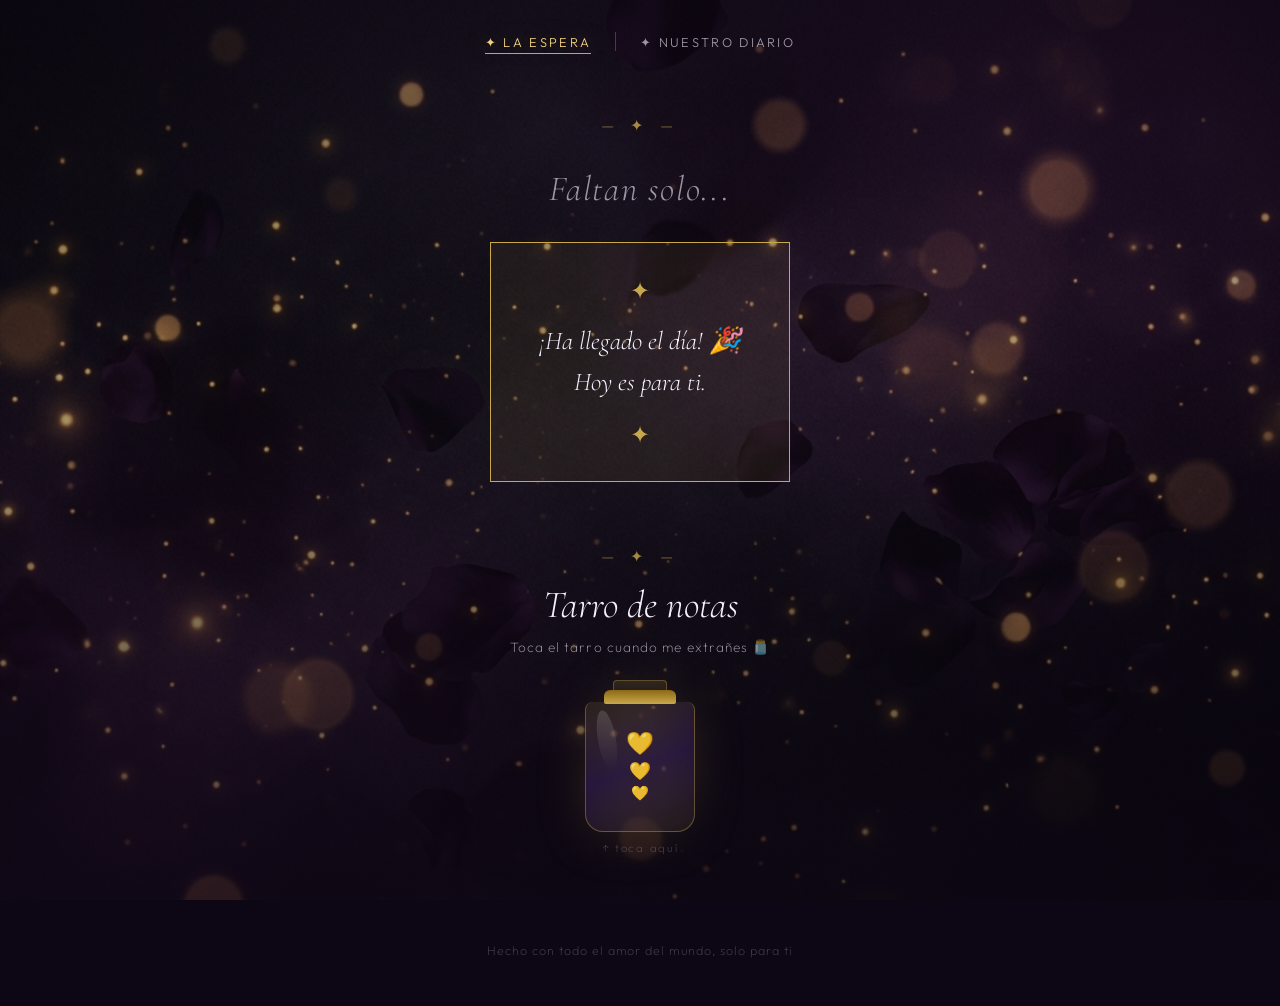
<file: sorpresa/index.html>
<!DOCTYPE html>
<html lang="es">
<head>
  <meta charset="UTF-8" />
  <meta name="viewport" content="width=device-width, initial-scale=1.0" />
  <title>Para ti ✨</title>
  <meta name="description" content="Una cuenta atrás especial, solo para ti." />
  <link rel="preconnect" href="https://fonts.googleapis.com" />
  <link rel="preconnect" href="https://fonts.gstatic.com" crossorigin />
  <link href="https://fonts.googleapis.com/css2?family=Cormorant+Garamond:ital,wght@0,300;0,400;1,300;1,400&family=Outfit:wght@200;300;400&display=swap" rel="stylesheet" />
  <link rel="stylesheet" href="styles.css" />
</head>
<body>

  <!-- Canvas para partículas -->
  <canvas id="particles-canvas"></canvas>

  <!-- Fondo con imagen -->
  <div class="bg-overlay"></div>

  <!-- Contenido principal -->
  <main class="main-wrapper">

    <!-- Nav entre vistas -->
    <nav class="top-nav" aria-label="Navegación principal">
      <a href="index.html" class="nav-link active" id="nav-countdown">✦ La espera</a>
      <div class="nav-divider"></div>
      <a href="diario.html" class="nav-link" id="nav-diary">✦ Nuestro diario</a>
    </nav>

    <!-- Sección de cuenta atrás -->
    <section class="countdown-section" aria-labelledby="main-title">

      <!-- Partícula decorativa arriba -->
      <div class="ornament">— ✦ —</div>

      <h1 id="main-title" class="main-title">
        <span class="title-pretext">Faltan solo...</span>
      </h1>

      <!-- Contador -->
      <div class="countdown-grid" id="countdown-grid" role="timer" aria-live="polite" aria-label="Cuenta atrás">
        <div class="time-unit" id="unit-days">
          <div class="time-number" id="days">00</div>
          <div class="time-label">días</div>
        </div>
        <div class="time-separator" aria-hidden="true">:</div>
        <div class="time-unit" id="unit-hours">
          <div class="time-number" id="hours">00</div>
          <div class="time-label">horas</div>
        </div>
        <div class="time-separator" aria-hidden="true">:</div>
        <div class="time-unit" id="unit-minutes">
          <div class="time-number" id="minutes">00</div>
          <div class="time-label">minutos</div>
        </div>
        <div class="time-separator" aria-hidden="true">:</div>
        <div class="time-unit" id="unit-seconds">
          <div class="time-number" id="seconds">00</div>
          <div class="time-label">segundos</div>
        </div>
      </div>

      <!-- Mensaje debajo del contador -->
      <p class="subtitle">
        para el momento que llevo planeando con todo mi corazón.
      </p>

      <!-- Fecha destino -->
      <div class="target-date">
        <span class="date-label">Sábado</span>
        <span class="date-number">15</span>
        <span class="date-label">de agosto</span>
      </div>

      <!-- CTA al diario -->
      <a href="diario.html" class="cta-btn" id="cta-diary">
        <span class="cta-text">Ver nuestro diario</span>
        <span class="cta-arrow">→</span>
      </a>

      <!-- Mensaje de llegada (oculto hasta que llega la fecha) -->
      <div class="arrived-message hidden" id="arrived-message" role="alert">
        <div class="arrived-ornament">✦</div>
        <p class="arrived-text">¡Ha llegado el día! 🎉<br/>Hoy es para ti.</p>
        <div class="arrived-ornament">✦</div>
      </div>

    </section>

    <!-- ══════════════════════════════════════════
         TARRO DE NOTAS DE AMOR
         ══════════════════════════════════════════ -->
    <section class="tarro-section" aria-labelledby="tarro-title">

      <div class="ornament" aria-hidden="true">— ✦ —</div>
      <h2 id="tarro-title" class="tarro-heading">Tarro de notas</h2>
      <p class="tarro-sub">Toca el tarro cuando me extrañes 🫙</p>

      <div id="tarro-wrapper" class="tarro-wrapper">

        <!-- El tarro -->
        <button
          id="tarro-jar"
          class="tarro-jar"
          aria-label="Abrir una nota de amor"
          title="Toca para abrir una nota"
        >
          <!-- Tarro dibujado en CSS -->
          <div class="jar-body" aria-hidden="true">
            <div class="jar-neck"></div>
            <div class="jar-lid"></div>
            <div class="jar-glass">
              <span class="jar-heart">💛</span>
              <span class="jar-heart delay1">💛</span>
              <span class="jar-heart delay2">💛</span>
              <div class="jar-shine"></div>
            </div>
          </div>
        </button>

        <div class="tarro-hint" aria-hidden="true">↑ toca aquí</div>
        <div id="tarro-counter" class="tarro-counter" data-count="0" aria-live="polite"></div>

      </div><!-- /tarro-wrapper -->

    </section>

    <!-- Firma -->
    <footer class="footer" role="contentinfo">
      <p class="footer-text">Hecho con todo el amor del mundo, solo para ti</p>
    </footer>

  </main>

  <script src="particles.js"></script>
  <script src="countdown.js"></script>
  <script src="tarro.js"></script>
  <script src="modal-cupon.js"></script>
  <script src="modal-invitacion.js"></script>
</body>
</html>
</file>
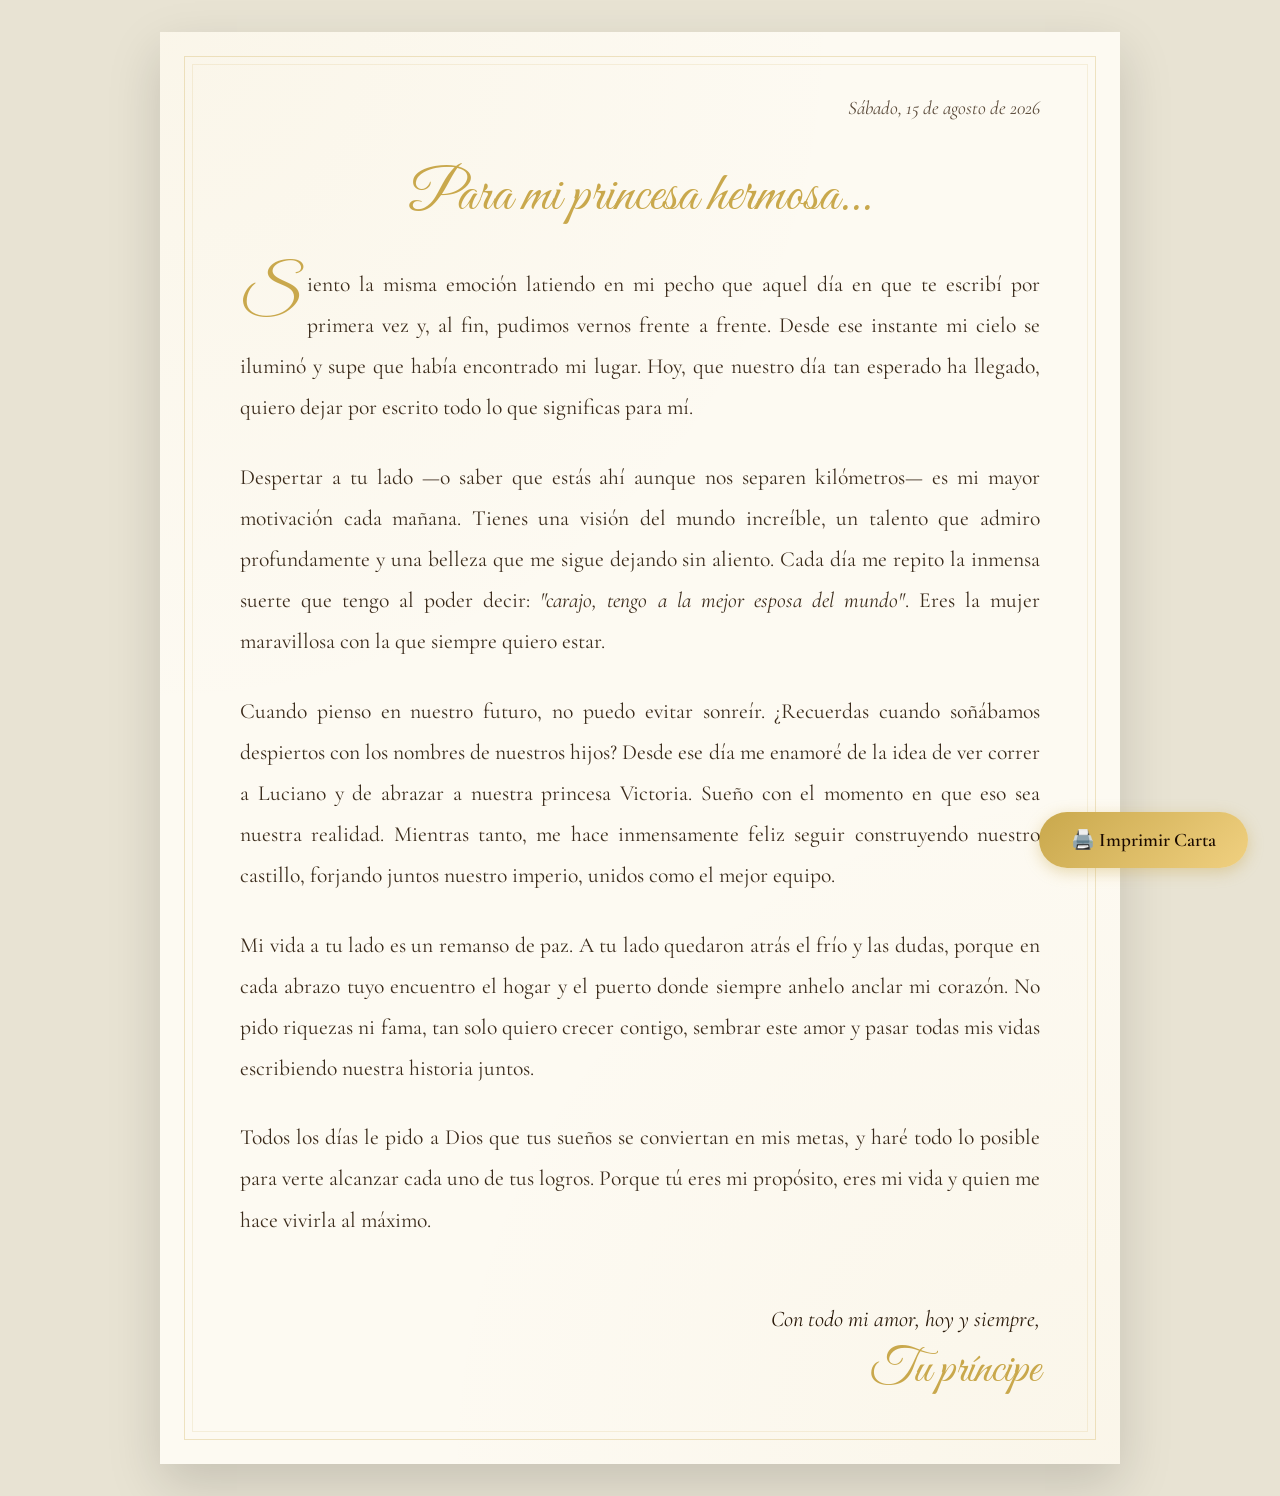
<file: sorpresa/carta-imprimible.html>
<!DOCTYPE html>
<html lang="es">
<head>
  <meta charset="UTF-8">
  <title>Carta para mi princesa</title>
  <link href="https://fonts.googleapis.com/css2?family=Cormorant+Garamond:ital,wght@0,300;0,400;1,300;1,400&family=Great+Vibes&display=swap" rel="stylesheet">
  <style>
    :root {
      --bg-color: #fdfaf2;
      --text-color: #2a1a0a;
      --gold: #c9a84c;
      --gold-light: #f0d080;
    }

    body {
      background-color: #e8e3d3;
      display: flex;
      justify-content: center;
      padding: 2rem;
      font-family: 'Cormorant Garamond', serif;
      color: var(--text-color);
      margin: 0;
    }

    .carta-container {
      background-color: var(--bg-color);
      width: 100%;
      max-width: 800px;
      padding: 4rem 5rem;
      box-shadow: 0 20px 50px rgba(0,0,0,0.15);
      position: relative;
      background-image: 
        radial-gradient(circle at top left, rgba(201, 168, 76, 0.05), transparent 40%),
        radial-gradient(circle at bottom right, rgba(201, 168, 76, 0.05), transparent 40%);
    }

    /* Bordes elegantes */
    .carta-container::before {
      content: '';
      position: absolute;
      top: 1.5rem; left: 1.5rem; right: 1.5rem; bottom: 1.5rem;
      border: 1px solid rgba(201, 168, 76, 0.3);
      pointer-events: none;
    }

    .carta-container::after {
      content: '';
      position: absolute;
      top: 2rem; left: 2rem; right: 2rem; bottom: 2rem;
      border: 1px solid rgba(201, 168, 76, 0.15);
      pointer-events: none;
    }

    .fecha {
      text-align: right;
      font-style: italic;
      font-size: 1.2rem;
      margin-bottom: 3rem;
      color: #5a4a3a;
    }

    .saludo {
      font-family: 'Great Vibes', cursive;
      font-size: 3.5rem;
      color: var(--gold);
      margin-bottom: 2.5rem;
      text-align: center;
      line-height: 1;
    }

    .cuerpo {
      font-size: 1.35rem;
      line-height: 1.9;
      text-align: justify;
      color: #3a2a1a;
      position: relative;
      z-index: 1;
    }

    .cuerpo p {
      margin-bottom: 1.8rem;
    }

    .cuerpo p:first-of-type::first-letter {
      font-family: 'Great Vibes', cursive;
      font-size: 4rem;
      color: var(--gold);
      float: left;
      line-height: 0.8;
      padding-right: 0.5rem;
      padding-top: 0.5rem;
    }

    .despedida {
      margin-top: 4rem;
      text-align: right;
      font-size: 1.4rem;
      font-style: italic;
    }

    .firma {
      font-family: 'Great Vibes', cursive;
      font-size: 3rem;
      color: var(--gold);
      text-align: right;
      margin-top: 0.5rem;
    }

    /* Controles de impresión en pantalla */
    .print-controls {
      position: fixed;
      bottom: 2rem;
      right: 2rem;
      text-align: center;
    }

    .btn-print {
      background: linear-gradient(135deg, #c9a84c, #f0d080);
      border: none;
      padding: 1rem 2rem;
      font-family: 'Cormorant Garamond', serif;
      font-size: 1.2rem;
      font-weight: 600;
      color: #1a0a00;
      border-radius: 50px;
      cursor: pointer;
      box-shadow: 0 4px 15px rgba(201,168,76,0.4);
      transition: transform 0.2s;
    }

    .btn-print:hover {
      transform: translateY(-3px);
    }

    /* Reglas para cuando se mande a imprimir físicamente */
    @media print {
      body {
        background-color: white;
        padding: 0;
      }
      .carta-container {
        box-shadow: none;
        padding: 2rem;
        max-width: 100%;
        background-image: none;
      }
      .print-controls {
        display: none !important;
      }
    }

    @media (max-width: 600px) {
      .carta-container { padding: 3rem 2rem; }
      .saludo { font-size: 2.8rem; }
      .cuerpo { font-size: 1.15rem; }
    }
  </style>
</head>
<body>

  <div class="carta-container">
    <div class="fecha">Sábado, 15 de agosto de 2026</div>

    <div class="saludo">Para mi princesa hermosa...</div>

    <div class="cuerpo">
      <p>
        Siento la misma emoción latiendo en mi pecho que aquel día en que te escribí por primera vez y, al fin, pudimos vernos frente a frente. Desde ese instante mi cielo se iluminó y supe que había encontrado mi lugar. Hoy, que nuestro día tan esperado ha llegado, quiero dejar por escrito todo lo que significas para mí.
      </p>
      
      <p>
        Despertar a tu lado —o saber que estás ahí aunque nos separen kilómetros— es mi mayor motivación cada mañana. Tienes una visión del mundo increíble, un talento que admiro profundamente y una belleza que me sigue dejando sin aliento. Cada día me repito la inmensa suerte que tengo al poder decir: <em>"carajo, tengo a la mejor esposa del mundo"</em>. Eres la mujer maravillosa con la que siempre quiero estar.
      </p>

      <p>
        Cuando pienso en nuestro futuro, no puedo evitar sonreír. ¿Recuerdas cuando soñábamos despiertos con los nombres de nuestros hijos? Desde ese día me enamoré de la idea de ver correr a Luciano y de abrazar a nuestra princesa Victoria. Sueño con el momento en que eso sea nuestra realidad. Mientras tanto, me hace inmensamente feliz seguir construyendo nuestro castillo, forjando juntos nuestro imperio, unidos como el mejor equipo.
      </p>

      <p>
        Mi vida a tu lado es un remanso de paz. A tu lado quedaron atrás el frío y las dudas, porque en cada abrazo tuyo encuentro el hogar y el puerto donde siempre anhelo anclar mi corazón. No pido riquezas ni fama, tan solo quiero crecer contigo, sembrar este amor y pasar todas mis vidas escribiendo nuestra historia juntos.
      </p>

      <p>
        Todos los días le pido a Dios que tus sueños se conviertan en mis metas, y haré todo lo posible para verte alcanzar cada uno de tus logros. Porque tú eres mi propósito, eres mi vida y quien me hace vivirla al máximo.
      </p>
    </div>

    <div class="despedida">Con todo mi amor, hoy y siempre,</div>
    <div class="firma">Tu príncipe</div>
  </div>

  <div class="print-controls">
    <button class="btn-print" onclick="window.print()">🖨️ Imprimir Carta</button>
  </div>

</body>
</html>
</file>
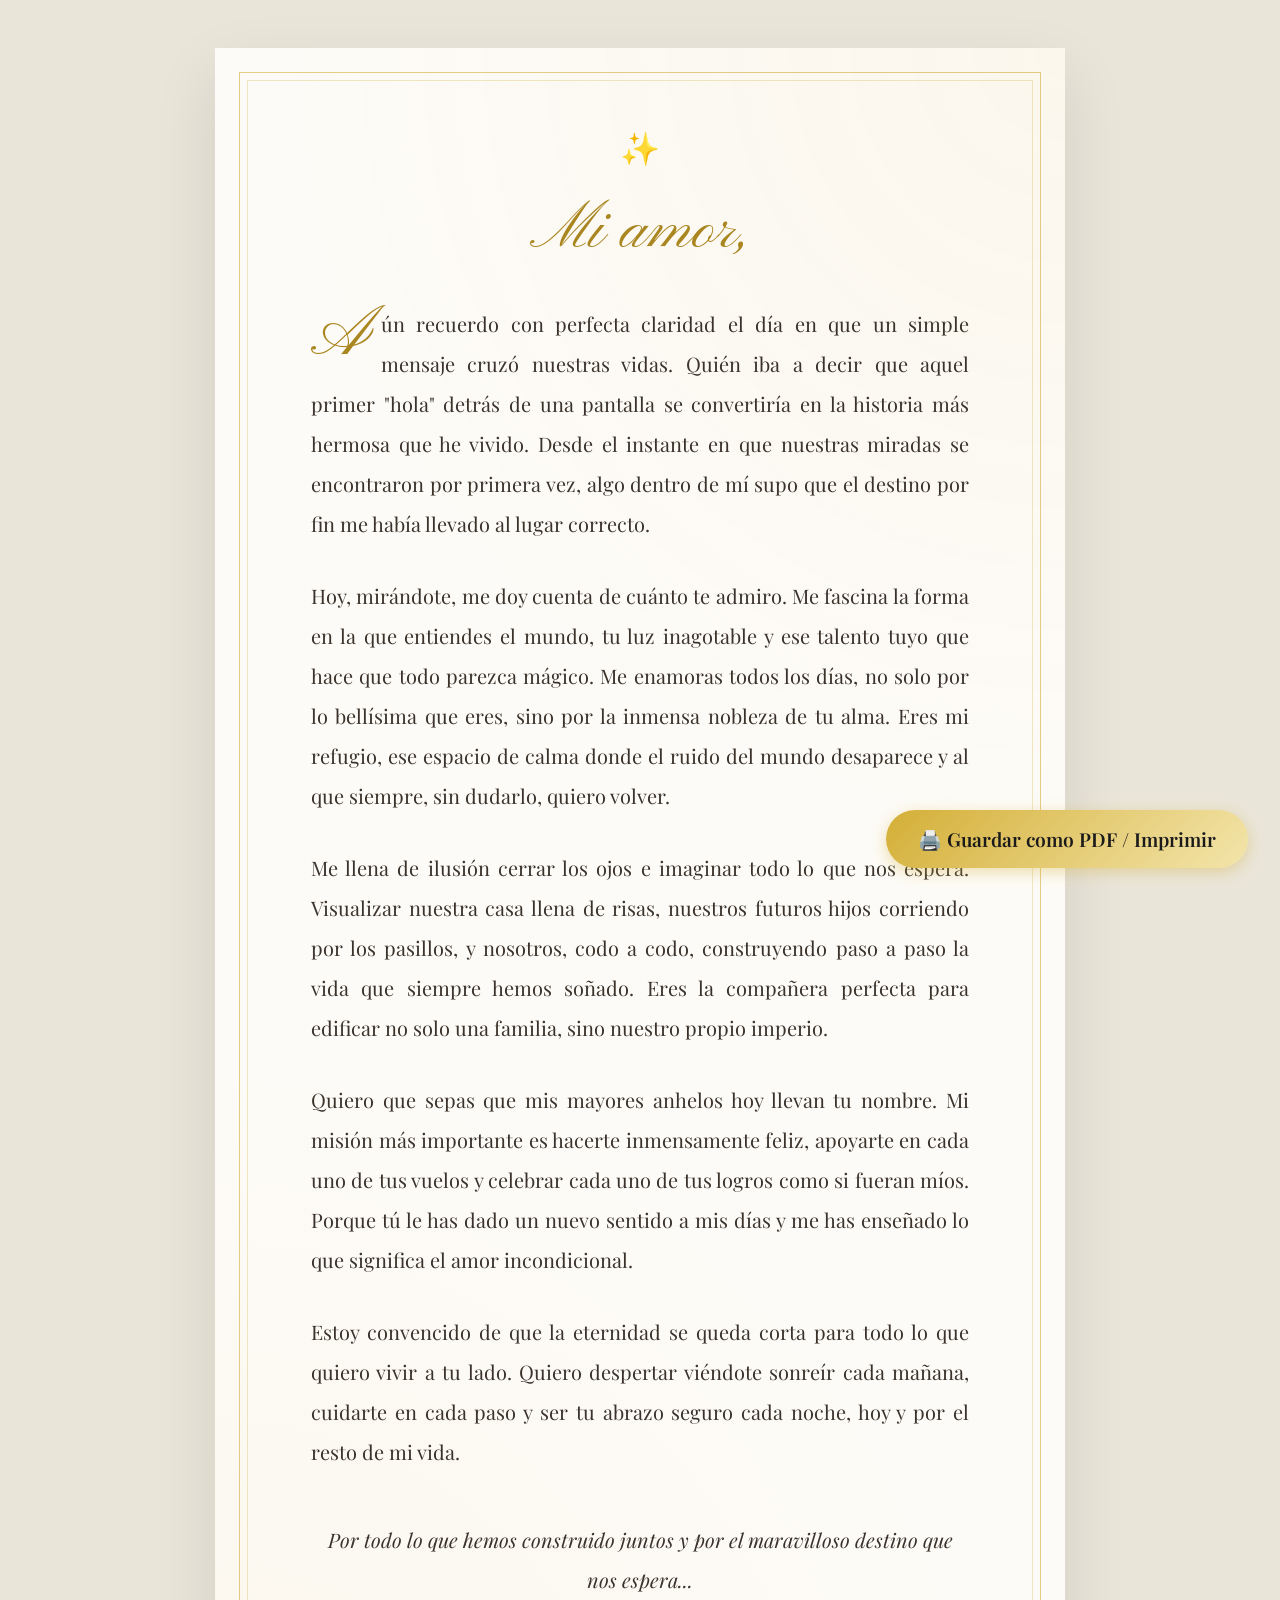
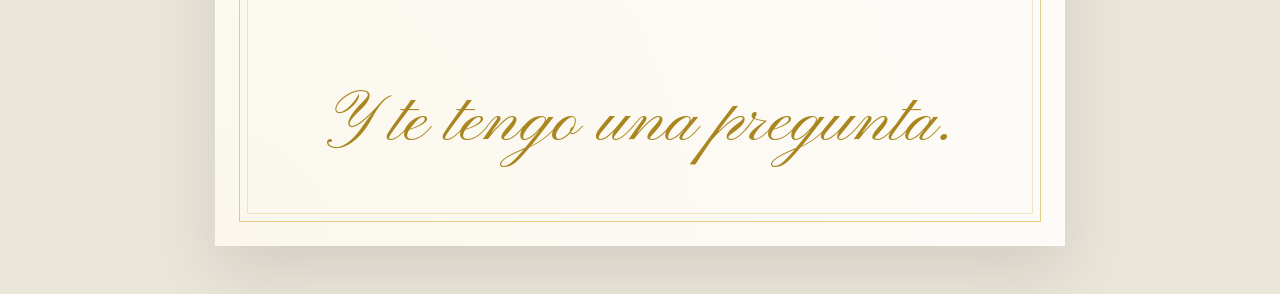
<file: sorpresa/carta-propuesta.html>
<!DOCTYPE html>
<html lang="es">
<head>
  <meta charset="UTF-8">
  <title>Propuesta para mi Princesa</title>
  <link href="https://fonts.googleapis.com/css2?family=Playfair+Display:ital,wght@0,400;0,600;1,400;1,600&family=Pinyon+Script&family=Outfit:wght@300;400&display=swap" rel="stylesheet">
  <style>
    :root {
      --bg-color: #fdfbf7;
      --text-color: #2c251d;
      --gold: #d4af37;
      --gold-dark: #aa8620;
    }

    body {
      background-color: #eae5d9;
      display: flex;
      justify-content: center;
      padding: 3rem 1rem;
      font-family: 'Outfit', sans-serif;
      color: var(--text-color);
      margin: 0;
    }

    .carta-container {
      background-color: var(--bg-color);
      width: 100%;
      max-width: 850px;
      padding: 5rem 6rem;
      box-shadow: 0 25px 60px rgba(0,0,0,0.1);
      position: relative;
      background-image: 
        radial-gradient(circle at top right, rgba(212, 175, 55, 0.05), transparent 40%),
        radial-gradient(circle at bottom left, rgba(212, 175, 55, 0.05), transparent 40%);
      box-sizing: border-box;
    }

    /* Marcos dorados dobles muy elegantes */
    .carta-container::before {
      content: '';
      position: absolute;
      top: 1.5rem; left: 1.5rem; right: 1.5rem; bottom: 1.5rem;
      border: 1.5px solid var(--gold);
      opacity: 0.6;
      pointer-events: none;
    }

    .carta-container::after {
      content: '';
      position: absolute;
      top: 2rem; left: 2rem; right: 2rem; bottom: 2rem;
      border: 1px solid var(--gold);
      opacity: 0.3;
      pointer-events: none;
    }

    .ornament-top {
      text-align: center;
      font-size: 2rem;
      color: var(--gold);
      margin-bottom: 2rem;
    }

    .saludo {
      font-family: 'Pinyon Script', cursive;
      font-size: 4rem;
      color: var(--gold-dark);
      margin-bottom: 2.5rem;
      text-align: center;
      line-height: 1;
    }

    .cuerpo {
      font-family: 'Playfair Display', serif;
      font-size: 1.25rem;
      line-height: 2;
      text-align: justify;
      color: #3b332b;
      position: relative;
      z-index: 1;
    }

    .cuerpo p {
      margin-bottom: 2rem;
    }

    .cuerpo p:first-of-type::first-letter {
      font-family: 'Pinyon Script', cursive;
      font-size: 4.5rem;
      color: var(--gold-dark);
      float: left;
      line-height: 0.7;
      padding-right: 0.8rem;
      padding-top: 0.5rem;
    }

    .pregunta-final {
      text-align: center;
      margin-top: 5rem;
      font-family: 'Pinyon Script', cursive;
      font-size: 4.5rem;
      color: var(--gold-dark);
      line-height: 1.2;
    }

    /* Controles de impresión */
    .print-controls {
      position: fixed;
      bottom: 2rem;
      right: 2rem;
      text-align: center;
      z-index: 100;
    }

    .btn-print {
      background: linear-gradient(135deg, #d4af37, #f3e5ab);
      border: none;
      padding: 1rem 2rem;
      font-family: 'Playfair Display', serif;
      font-size: 1.2rem;
      font-weight: 600;
      color: #1a1a1a;
      border-radius: 50px;
      cursor: pointer;
      box-shadow: 0 4px 15px rgba(212, 175, 55, 0.4);
      transition: transform 0.2s, box-shadow 0.2s;
    }

    .btn-print:hover {
      transform: translateY(-3px);
      box-shadow: 0 6px 20px rgba(212, 175, 55, 0.6);
    }

    /* Reglas para imprimir o exportar a PDF */
    @media print {
      @page {
        margin: 0;
        size: letter;
      }
      body {
        background-color: white;
        padding: 0;
      }
      .carta-container {
        box-shadow: none;
        padding: 4rem 5rem;
        max-width: 100%;
        min-height: 100vh;
        background-image: none;
      }
      .print-controls {
        display: none !important;
      }
    }

    @media (max-width: 600px) {
      .carta-container { padding: 3rem 2rem; }
      .saludo { font-size: 3rem; }
      .cuerpo { font-size: 1.1rem; }
      .pregunta-final { font-size: 3rem; margin-top: 3rem; }
    }
  </style>
</head>
<body>

  <div class="carta-container">
    <div class="ornament-top">✨</div>

    <div class="saludo">Mi amor,</div>

    <div class="cuerpo">
      <p>
        Aún recuerdo con perfecta claridad el día en que un simple mensaje cruzó nuestras vidas. Quién iba a decir que aquel primer "hola" detrás de una pantalla se convertiría en la historia más hermosa que he vivido. Desde el instante en que nuestras miradas se encontraron por primera vez, algo dentro de mí supo que el destino por fin me había llevado al lugar correcto.
      </p>
      
      <p>
        Hoy, mirándote, me doy cuenta de cuánto te admiro. Me fascina la forma en la que entiendes el mundo, tu luz inagotable y ese talento tuyo que hace que todo parezca mágico. Me enamoras todos los días, no solo por lo bellísima que eres, sino por la inmensa nobleza de tu alma. Eres mi refugio, ese espacio de calma donde el ruido del mundo desaparece y al que siempre, sin dudarlo, quiero volver.
      </p>

      <p>
        Me llena de ilusión cerrar los ojos e imaginar todo lo que nos espera. Visualizar nuestra casa llena de risas, nuestros futuros hijos corriendo por los pasillos, y nosotros, codo a codo, construyendo paso a paso la vida que siempre hemos soñado. Eres la compañera perfecta para edificar no solo una familia, sino nuestro propio imperio.
      </p>

      <p>
        Quiero que sepas que mis mayores anhelos hoy llevan tu nombre. Mi misión más importante es hacerte inmensamente feliz, apoyarte en cada uno de tus vuelos y celebrar cada uno de tus logros como si fueran míos. Porque tú le has dado un nuevo sentido a mis días y me has enseñado lo que significa el amor incondicional.
      </p>

      <p>
        Estoy convencido de que la eternidad se queda corta para todo lo que quiero vivir a tu lado. Quiero despertar viéndote sonreír cada mañana, cuidarte en cada paso y ser tu abrazo seguro cada noche, hoy y por el resto de mi vida.
      </p>

      <p style="text-align: center; font-style: italic; margin-top: 3rem;">
        Por todo lo que hemos construido juntos y por el maravilloso destino que nos espera...
      </p>
    </div>

    <div class="pregunta-final">
      Y te tengo una pregunta.
    </div>
  </div>

  <div class="print-controls">
    <button class="btn-print" onclick="window.print()">🖨️ Guardar como PDF / Imprimir</button>
  </div>

</body>
</html>
</file>
<file: sorpresa/styles.css>
/* =====================================================
   SORPRESA — Estilos globales
   Dark romantic + golden particles aesthetic
   ===================================================== */

/* ---- Reset & Base ---- */
*, *::before, *::after { box-sizing: border-box; margin: 0; padding: 0; }

:root {
  --gold:        #c9a84c;
  --gold-light:  #f0d080;
  --gold-dim:    #7a5f28;
  --purple-deep: #0d0614;
  --purple-mid:  #1a0a28;
  --purple-soft: #2d1854;
  --white-soft:  #f5f0ff;
  --white-dim:   rgba(245, 240, 255, 0.6);
  --white-ghost: rgba(245, 240, 255, 0.25);

  --font-serif: 'Cormorant Garamond', serif;
  --font-sans:  'Outfit', sans-serif;

  --transition-smooth: 0.4s cubic-bezier(0.25, 0.46, 0.45, 0.94);
}

html { scroll-behavior: smooth; }

body {
  min-height: 100dvh;
  background-color: var(--purple-deep);
  color: var(--white-soft);
  font-family: var(--font-sans);
  font-weight: 200;
  overflow-x: hidden;
  position: relative;
}

/* ---- Canvas partículas ---- */
#particles-canvas {
  position: fixed;
  inset: 0;
  z-index: 0;
  pointer-events: none;
}

/* ---- Fondo imagen ---- */
.bg-overlay {
  position: fixed;
  inset: 0;
  z-index: 0;
  background:
    linear-gradient(to bottom,
      rgba(13, 6, 20, 0.55) 0%,
      rgba(13, 6, 20, 0.35) 40%,
      rgba(13, 6, 20, 0.75) 100%),
    url('assets/bg.jpg') center center / cover no-repeat;
  pointer-events: none;
}

/* ---- Wrapper principal ---- */
.main-wrapper {
  position: relative;
  z-index: 10;
  display: flex;
  flex-direction: column;
  align-items: center;
  min-height: 100dvh;
  padding: 0 1.5rem 3rem;
}

/* ===================== NAV ===================== */
.top-nav {
  display: flex;
  align-items: center;
  gap: 1.5rem;
  padding: 2rem 0 0;
  margin-bottom: 3rem;
}

.nav-link {
  font-family: var(--font-sans);
  font-weight: 300;
  font-size: 0.8rem;
  letter-spacing: 0.18em;
  text-transform: uppercase;
  color: var(--white-dim);
  text-decoration: none;
  transition: color var(--transition-smooth), text-shadow var(--transition-smooth);
  position: relative;
}

.nav-link::after {
  content: '';
  position: absolute;
  bottom: -4px;
  left: 0;
  width: 0;
  height: 1px;
  background: var(--gold);
  transition: width var(--transition-smooth);
}

.nav-link:hover,
.nav-link.active {
  color: var(--gold-light);
  text-shadow: 0 0 20px rgba(201, 168, 76, 0.5);
}

.nav-link:hover::after,
.nav-link.active::after { width: 100%; }

.nav-divider {
  width: 1px;
  height: 1.2rem;
  background: var(--gold-dim);
  opacity: 0.6;
}

/* ===================== COUNTDOWN SECTION ===================== */
.countdown-section {
  flex: 1;
  display: flex;
  flex-direction: column;
  align-items: center;
  justify-content: center;
  text-align: center;
  gap: 2rem;
  padding: 1rem 0;
  animation: fadeInUp 1.2s ease-out both;
}

@keyframes fadeInUp {
  from { opacity: 0; transform: translateY(32px); }
  to   { opacity: 1; transform: translateY(0); }
}

/* Ornamento decorativo */
.ornament {
  font-size: 1rem;
  color: var(--gold);
  letter-spacing: 0.4em;
  opacity: 0.8;
  animation: pulse-glow 4s ease-in-out infinite;
}

@keyframes pulse-glow {
  0%, 100% { text-shadow: 0 0 10px rgba(201,168,76,0.3); opacity: 0.8; }
  50%       { text-shadow: 0 0 30px rgba(201,168,76,0.8); opacity: 1; }
}

/* Título principal */
.main-title {
  font-family: var(--font-serif);
  font-weight: 300;
  font-style: italic;
}

.title-pretext {
  display: block;
  font-size: clamp(1.4rem, 4vw, 2.2rem);
  color: var(--white-dim);
  letter-spacing: 0.05em;
}

/* ---- Grid del contador ---- */
.countdown-grid {
  display: flex;
  align-items: center;
  gap: 0.5rem;
  flex-wrap: wrap;
  justify-content: center;
}

.time-unit {
  display: flex;
  flex-direction: column;
  align-items: center;
  gap: 0.4rem;
  min-width: 100px;
}

.time-number {
  font-family: var(--font-serif);
  font-size: clamp(3.5rem, 12vw, 7rem);
  font-weight: 300;
  line-height: 1;
  color: var(--gold-light);
  text-shadow:
    0 0 30px rgba(201, 168, 76, 0.6),
    0 0 60px rgba(201, 168, 76, 0.25);
  transition: transform 0.15s ease, text-shadow 0.3s ease;
  display: block;
}

.time-unit:hover .time-number {
  transform: scale(1.04);
  text-shadow:
    0 0 40px rgba(201, 168, 76, 0.9),
    0 0 80px rgba(201, 168, 76, 0.5);
}

/* Animación de cambio de número */
.time-number.flip {
  animation: flip-number 0.35s ease-out;
}

@keyframes flip-number {
  0%   { transform: translateY(-8px); opacity: 0.5; }
  100% { transform: translateY(0);    opacity: 1; }
}

.time-label {
  font-size: 0.72rem;
  letter-spacing: 0.22em;
  text-transform: uppercase;
  color: var(--white-dim);
  font-weight: 300;
}

.time-separator {
  font-family: var(--font-serif);
  font-size: clamp(2.5rem, 8vw, 5rem);
  color: var(--gold-dim);
  line-height: 1;
  margin-bottom: 1.6rem;
  opacity: 0.6;
  animation: blink-sep 2s ease-in-out infinite;
}

@keyframes blink-sep {
  0%, 100% { opacity: 0.6; }
  50%       { opacity: 0.2; }
}

/* Subtítulo */
.subtitle {
  font-family: var(--font-serif);
  font-style: italic;
  font-size: clamp(1rem, 3vw, 1.35rem);
  color: var(--white-dim);
  max-width: 460px;
  line-height: 1.7;
}

/* Fecha destino */
.target-date {
  display: flex;
  align-items: center;
  gap: 1rem;
  padding: 1rem 2.5rem;
  border: 1px solid rgba(201, 168, 76, 0.2);
  border-radius: 2px;
  background: rgba(201, 168, 76, 0.04);
  backdrop-filter: blur(8px);
  animation: border-glow 5s ease-in-out infinite;
}

@keyframes border-glow {
  0%, 100% { border-color: rgba(201,168,76,0.2); box-shadow: none; }
  50%       { border-color: rgba(201,168,76,0.5); box-shadow: 0 0 30px rgba(201,168,76,0.15); }
}

.date-label {
  font-family: var(--font-sans);
  font-size: 0.75rem;
  letter-spacing: 0.25em;
  text-transform: uppercase;
  color: var(--white-dim);
  font-weight: 300;
}

.date-number {
  font-family: var(--font-serif);
  font-size: 2.4rem;
  font-weight: 300;
  color: var(--gold);
  text-shadow: 0 0 20px rgba(201, 168, 76, 0.5);
  line-height: 1;
}

/* ---- CTA button ---- */
.cta-btn {
  display: inline-flex;
  align-items: center;
  gap: 0.8rem;
  padding: 0.9rem 2.4rem;
  border: 1px solid var(--gold-dim);
  border-radius: 2px;
  color: var(--gold-light);
  text-decoration: none;
  font-size: 0.8rem;
  letter-spacing: 0.2em;
  text-transform: uppercase;
  font-weight: 300;
  background: transparent;
  transition: all var(--transition-smooth);
  position: relative;
  overflow: hidden;
}

.cta-btn::before {
  content: '';
  position: absolute;
  inset: 0;
  background: linear-gradient(135deg, rgba(201,168,76,0.15), transparent);
  opacity: 0;
  transition: opacity var(--transition-smooth);
}

.cta-btn:hover {
  border-color: var(--gold);
  box-shadow: 0 0 30px rgba(201, 168, 76, 0.25), inset 0 0 20px rgba(201, 168, 76, 0.05);
  transform: translateY(-2px);
}

.cta-btn:hover::before { opacity: 1; }

.cta-arrow {
  transition: transform var(--transition-smooth);
}

.cta-btn:hover .cta-arrow { transform: translateX(4px); }

/* ---- Mensaje de llegada ---- */
.arrived-message {
  display: flex;
  flex-direction: column;
  align-items: center;
  gap: 1rem;
  padding: 2rem 3rem;
  border: 1px solid var(--gold);
  background: rgba(201, 168, 76, 0.08);
  backdrop-filter: blur(12px);
  animation: arrived-in 1s ease-out both;
}

@keyframes arrived-in {
  from { opacity: 0; transform: scale(0.9); }
  to   { opacity: 1; transform: scale(1); }
}

.arrived-ornament { font-size: 1.5rem; color: var(--gold); }

.arrived-text {
  font-family: var(--font-serif);
  font-style: italic;
  font-size: 1.6rem;
  color: var(--white-soft);
  line-height: 1.6;
  text-align: center;
}

.hidden { display: none !important; }

/* ===================== FOOTER ===================== */
.footer {
  padding-top: 2rem;
  text-align: center;
}

.footer-text {
  font-size: 0.78rem;
  color: var(--white-ghost);
  letter-spacing: 0.08em;
}

/* ===================== DIARY PAGE ===================== */
.diary-header {
  text-align: center;
  padding: 2rem 0 3rem;
  animation: fadeInUp 0.9s ease-out both;
}

.diary-title {
  font-family: var(--font-serif);
  font-weight: 300;
  font-style: italic;
  font-size: clamp(2.2rem, 6vw, 4rem);
  color: var(--white-soft);
  line-height: 1.2;
  margin-bottom: 0.8rem;
}

.diary-subtitle {
  font-size: 0.82rem;
  color: var(--white-dim);
  letter-spacing: 0.18em;
  text-transform: uppercase;
}

/* Feed de entradas */
.diary-feed {
  width: 100%;
  max-width: 760px;
  display: flex;
  flex-direction: column;
  gap: 2.5rem;
  padding-bottom: 4rem;
}

.diary-entry {
  background: rgba(45, 24, 84, 0.35);
  border: 1px solid rgba(201, 168, 76, 0.15);
  border-radius: 4px;
  overflow: hidden;
  backdrop-filter: blur(10px);
  transition: border-color var(--transition-smooth), box-shadow var(--transition-smooth), transform var(--transition-smooth);
  animation: fadeInUp 0.8s ease-out both;
}

.diary-entry:hover {
  border-color: rgba(201, 168, 76, 0.4);
  box-shadow: 0 8px 40px rgba(0,0,0,0.4), 0 0 30px rgba(201,168,76,0.08);
  transform: translateY(-3px);
}

.diary-entry-img {
  width: 100%;
  max-height: 480px;
  object-fit: cover;
  display: block;
  background: var(--purple-soft);
}

/* placeholder cuando no hay imagen */
.diary-entry-img-placeholder {
  width: 100%;
  height: 200px;
  background: linear-gradient(135deg, var(--purple-soft), var(--purple-mid));
  display: flex;
  align-items: center;
  justify-content: center;
  font-size: 2.5rem;
}

.diary-entry-body {
  padding: 1.8rem 2rem;
}

.diary-entry-date {
  font-size: 0.72rem;
  letter-spacing: 0.25em;
  text-transform: uppercase;
  color: var(--gold);
  margin-bottom: 0.8rem;
  display: flex;
  align-items: center;
  gap: 0.6rem;
}

.diary-entry-date::before {
  content: '✦';
  font-size: 0.6rem;
}

.diary-entry-title {
  font-family: var(--font-serif);
  font-size: clamp(1.3rem, 3vw, 1.8rem);
  font-weight: 300;
  color: var(--white-soft);
  margin-bottom: 0.8rem;
  line-height: 1.3;
}

.diary-entry-text {
  font-size: 1rem;
  line-height: 1.8;
  color: var(--white-dim);
  font-weight: 200;
}

/* Variante poema — centrado y con más respiro */
.diary-entry-poem {
  text-align: center;
  font-family: var(--font-serif);
  font-size: 1.05rem;
  font-style: normal;
  line-height: 2;
  color: rgba(245, 240, 255, 0.82);
}

.diary-entry-poem em {
  color: var(--gold-light);
  opacity: 0.9;
}


/* Galería de fotos en entrada */
.diary-entry-gallery {
  display: grid;
  grid-template-columns: repeat(auto-fill, minmax(200px, 1fr));
  gap: 4px;
}

.diary-entry-gallery img {
  width: 100%;
  height: 200px;
  object-fit: cover;
  display: block;
  transition: opacity var(--transition-smooth);
}

.diary-entry-gallery img:hover { opacity: 0.85; }

/* ---- Video en entrada del diario ---- */
.diary-entry-video-wrap {
  position: relative;
  width: 100%;
  background: #000;
  line-height: 0;
}

.diary-entry-video {
  width: 100%;
  max-height: 520px;
  object-fit: cover;
  display: block;
  outline: none;
}

/* Personalización sutil de controles en navegadores que lo permiten */
.diary-entry-video::-webkit-media-controls-panel {
  background: linear-gradient(to top, rgba(13,6,20,0.85), transparent);
}


/* Emoji tag */
.diary-entry-tag {
  display: inline-flex;
  align-items: center;
  gap: 0.4rem;
  margin-top: 1.2rem;
  padding: 0.3rem 0.9rem;
  border: 1px solid rgba(201, 168, 76, 0.2);
  border-radius: 100px;
  font-size: 0.76rem;
  color: var(--gold-light);
  letter-spacing: 0.1em;
}

/* ===================== TARRO DE NOTAS ===================== */

.tarro-section {
  width: 100%;
  display: flex;
  flex-direction: column;
  align-items: center;
  gap: 1rem;
  padding: 3rem 1rem 2rem;
  text-align: center;
  animation: fadeInUp 1s ease-out both;
}

.tarro-heading {
  font-family: var(--font-serif);
  font-size: clamp(1.6rem, 4vw, 2.4rem);
  font-weight: 300;
  font-style: italic;
  color: var(--white-soft);
}

.tarro-sub {
  font-size: 0.85rem;
  color: var(--white-dim);
  letter-spacing: 0.08em;
  margin-top: -0.4rem;
}

.tarro-wrapper {
  position: relative;
  display: flex;
  flex-direction: column;
  align-items: center;
  gap: 0.6rem;
  margin-top: 0.5rem;
}

/* ---- Botón / tarro ---- */
.tarro-jar {
  background: transparent;
  border: none;
  cursor: pointer;
  padding: 0;
  display: flex;
  flex-direction: column;
  align-items: center;
  transition: transform 0.2s ease;
}

.tarro-jar:hover  { transform: scale(1.06); }
.tarro-jar:active { transform: scale(0.97); }

/* Shake al tocar */
.tarro-jar.tarro-shake {
  animation: jar-shake 0.5s cubic-bezier(0.36, 0.07, 0.19, 0.97) both;
}

@keyframes jar-shake {
  10%, 90%  { transform: rotate(-2deg) scale(1.04); }
  20%, 80%  { transform: rotate(3deg)  scale(1.06); }
  30%, 50%, 70% { transform: rotate(-3deg) scale(1.05); }
  40%, 60%  { transform: rotate(3deg)  scale(1.04); }
  100%      { transform: rotate(0deg)  scale(1); }
}

/* ---- Piezas del tarro ---- */
.jar-body {
  display: flex;
  flex-direction: column;
  align-items: center;
  filter: drop-shadow(0 8px 24px rgba(201,168,76,0.3));
}

.jar-lid {
  width: 72px;
  height: 14px;
  background: linear-gradient(to bottom, #8b6914, #c9a84c);
  border-radius: 6px 6px 2px 2px;
  margin-bottom: -2px;
  position: relative;
  z-index: 2;
}

.jar-neck {
  width: 54px;
  height: 10px;
  background: linear-gradient(to bottom,
    rgba(201,168,76,0.15),
    rgba(201,168,76,0.08));
  border: 1px solid rgba(201,168,76,0.35);
  border-bottom: none;
  border-radius: 4px 4px 0 0;
  position: relative;
  z-index: 1;
}

.jar-glass {
  width: 110px;
  height: 130px;
  background: linear-gradient(160deg,
    rgba(201,168,76,0.12) 0%,
    rgba(45,24,84,0.6) 50%,
    rgba(201,168,76,0.08) 100%);
  border: 1.5px solid rgba(201,168,76,0.4);
  border-top: none;
  border-radius: 8px 8px 18px 18px;
  position: relative;
  overflow: hidden;
  display: flex;
  flex-direction: column;
  align-items: center;
  justify-content: center;
  gap: 0.2rem;
}

.jar-shine {
  position: absolute;
  top: 8px;
  left: 12px;
  width: 18px;
  height: 60px;
  background: linear-gradient(to bottom, rgba(255,255,255,0.15), transparent);
  border-radius: 50%;
  transform: rotate(-10deg);
}

/* Corazoncitos flotantes dentro del tarro */
.jar-heart {
  font-size: 1.4rem;
  animation: heart-float 3s ease-in-out infinite;
  opacity: 0.9;
}

.jar-heart.delay1 { animation-delay: 1s; font-size: 1.1rem; }
.jar-heart.delay2 { animation-delay: 2s; font-size: 0.9rem; }

@keyframes heart-float {
  0%, 100% { transform: translateY(0) scale(1); opacity: 0.9; }
  50%       { transform: translateY(-8px) scale(1.1); opacity: 1; }
}

/* ---- Hint y contador ---- */
.tarro-hint {
  font-size: 0.7rem;
  color: var(--white-ghost);
  letter-spacing: 0.15em;
  animation: pulse-glow 3s ease-in-out infinite;
}

.tarro-counter {
  font-size: 0.72rem;
  color: var(--gold-dim);
  letter-spacing: 0.1em;
  min-height: 1.2em;
}

/* ====== TARJETA DE NOTA ====== */
#nota-card {
  position: relative;
  width: 100%;
  max-width: 380px;
  margin-top: 1.2rem;
  animation: nota-entra 0.5s cubic-bezier(0.34, 1.56, 0.64, 1) both;
}

@keyframes nota-entra {
  from { opacity: 0; transform: translateY(-30px) rotate(-3deg) scale(0.85); }
  to   { opacity: 1; transform: translateY(0) rotate(0deg) scale(1); }
}

#nota-card.nota-saliendo {
  animation: nota-sale 0.35s ease-in forwards;
}

@keyframes nota-sale {
  to { opacity: 0; transform: translateY(-20px) scale(0.9); }
}

.nota-inner {
  position: relative;
  background: linear-gradient(160deg, #fdfaf2, #f5edcc);
  border-radius: 4px;
  padding: 2rem 1.8rem 1.6rem;
  box-shadow:
    0 4px 6px rgba(0,0,0,0.3),
    0 12px 40px rgba(0,0,0,0.5),
    inset 0 0 0 1px rgba(201,168,76,0.2);
  overflow: hidden;
}

/* Líneas del papel */
.nota-lines {
  position: absolute;
  inset: 0;
  background: repeating-linear-gradient(
    to bottom,
    transparent 0px,
    transparent 27px,
    rgba(201,168,76,0.15) 28px
  );
  pointer-events: none;
}

/* Línea roja izquierda estilo libreta */
.nota-inner::before {
  content: '';
  position: absolute;
  top: 0;
  left: 2.6rem;
  width: 1px;
  height: 100%;
  background: rgba(220, 80, 80, 0.25);
}

.nota-emoji {
  font-size: 2.2rem;
  margin-bottom: 0.8rem;
  position: relative;
  z-index: 1;
}

.nota-texto {
  font-family: 'Outfit', sans-serif;
  font-size: 0.97rem;
  font-weight: 300;
  line-height: 1.85;
  color: #2a1a0a;
  text-align: left;
  position: relative;
  z-index: 1;
  margin-bottom: 1.4rem;
}

.nota-actions {
  display: flex;
  gap: 0.8rem;
  justify-content: center;
  position: relative;
  z-index: 1;
  flex-wrap: wrap;
}

.nota-btn-otra {
  padding: 0.55rem 1.4rem;
  background: linear-gradient(135deg, #c9a84c, #f0d080);
  border: none;
  border-radius: 4px;
  color: #1a0a00;
  font-size: 0.82rem;
  font-weight: 400;
  cursor: pointer;
  transition: opacity 0.2s, transform 0.2s;
  font-family: 'Outfit', sans-serif;
}

.nota-btn-otra:hover { opacity: 0.88; transform: translateY(-1px); }

.nota-btn-cerrar {
  padding: 0.55rem 1.2rem;
  background: transparent;
  border: 1px solid rgba(42, 26, 10, 0.25);
  border-radius: 4px;
  color: rgba(42, 26, 10, 0.6);
  font-size: 0.8rem;
  cursor: pointer;
  transition: all 0.2s;
  font-family: 'Outfit', sans-serif;
}

.nota-btn-cerrar:hover {
  border-color: rgba(42,26,10,0.5);
  color: rgba(42,26,10,0.9);
}

/* ===================== RESPONSIVE ===================== */

@media (max-width: 640px) {
  .countdown-grid { gap: 0.25rem; }
  .time-unit { min-width: 72px; }
  .time-separator { font-size: 2.2rem; margin-bottom: 1.4rem; }
  .target-date { gap: 0.6rem; padding: 0.8rem 1.5rem; flex-wrap: wrap; justify-content: center; }
  .diary-entry-body { padding: 1.2rem 1.2rem; }
  .diary-entry-gallery { grid-template-columns: 1fr 1fr; }
}
</file>
